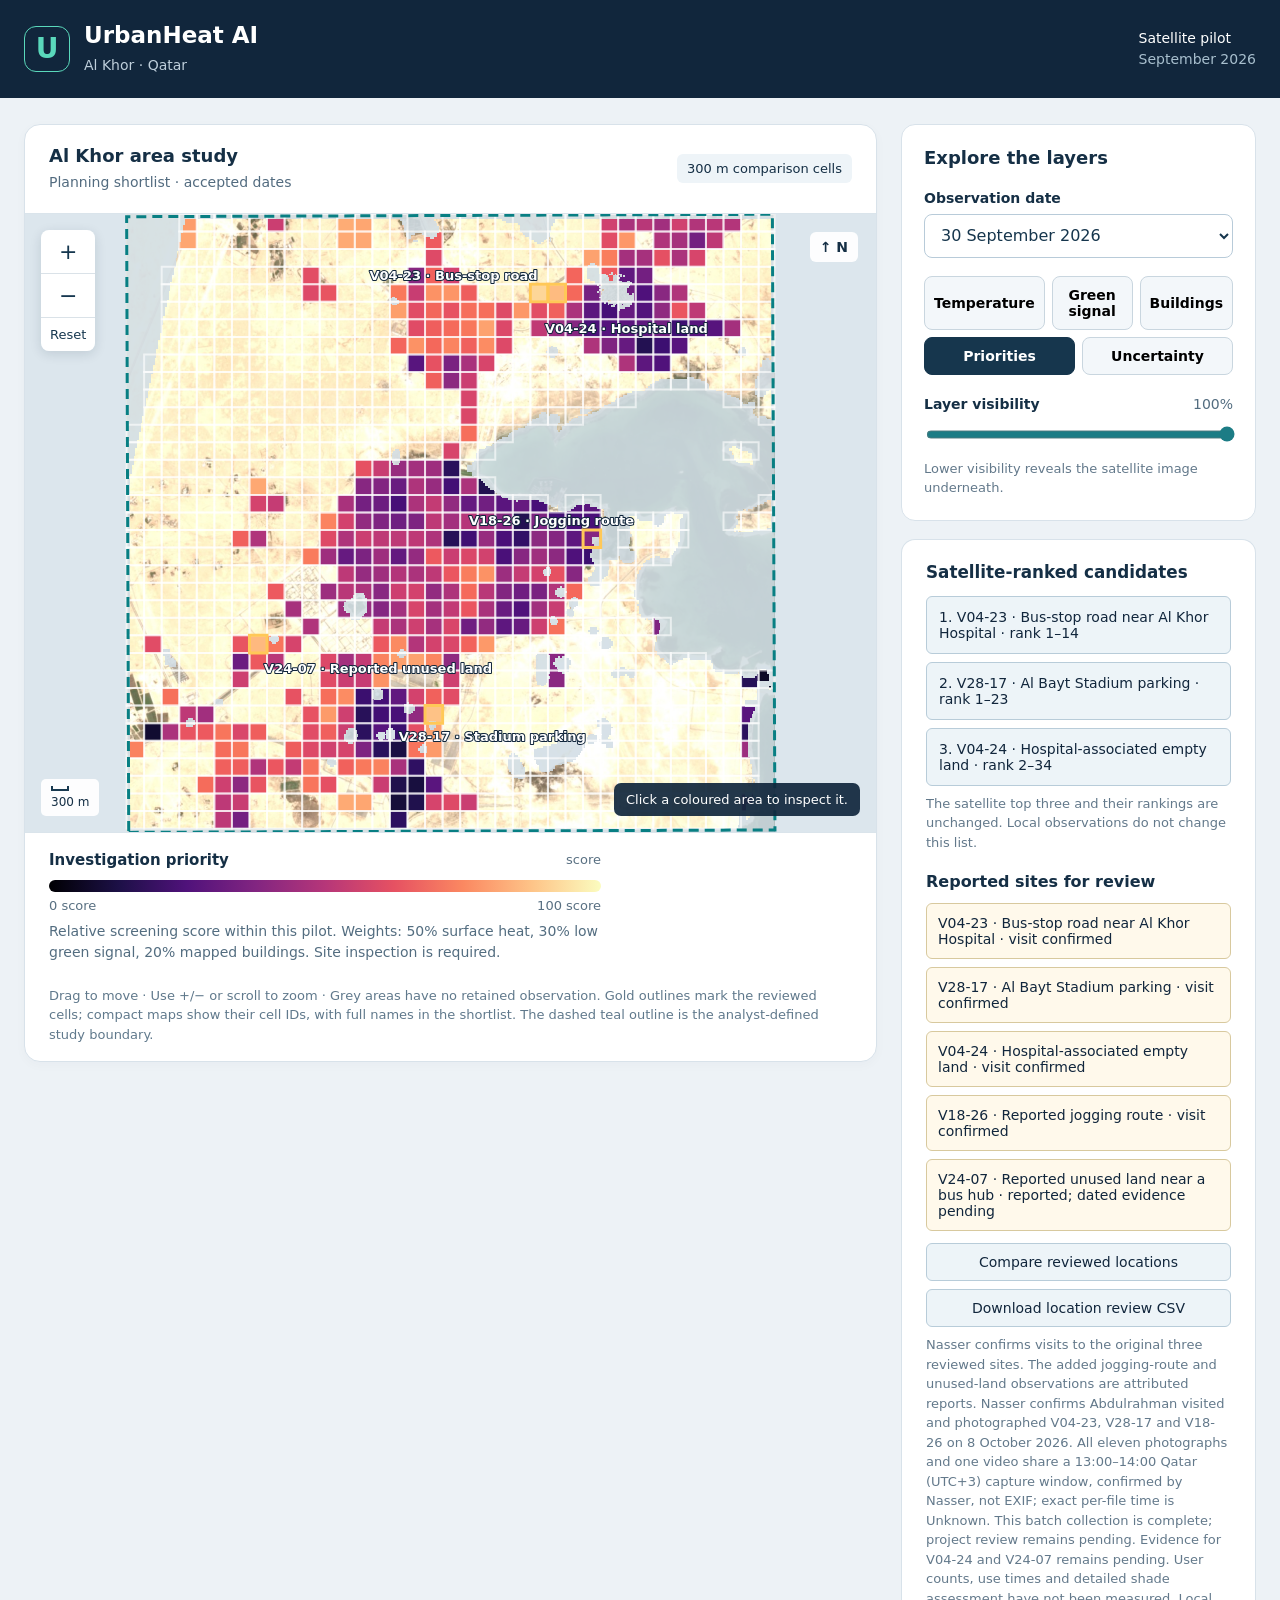
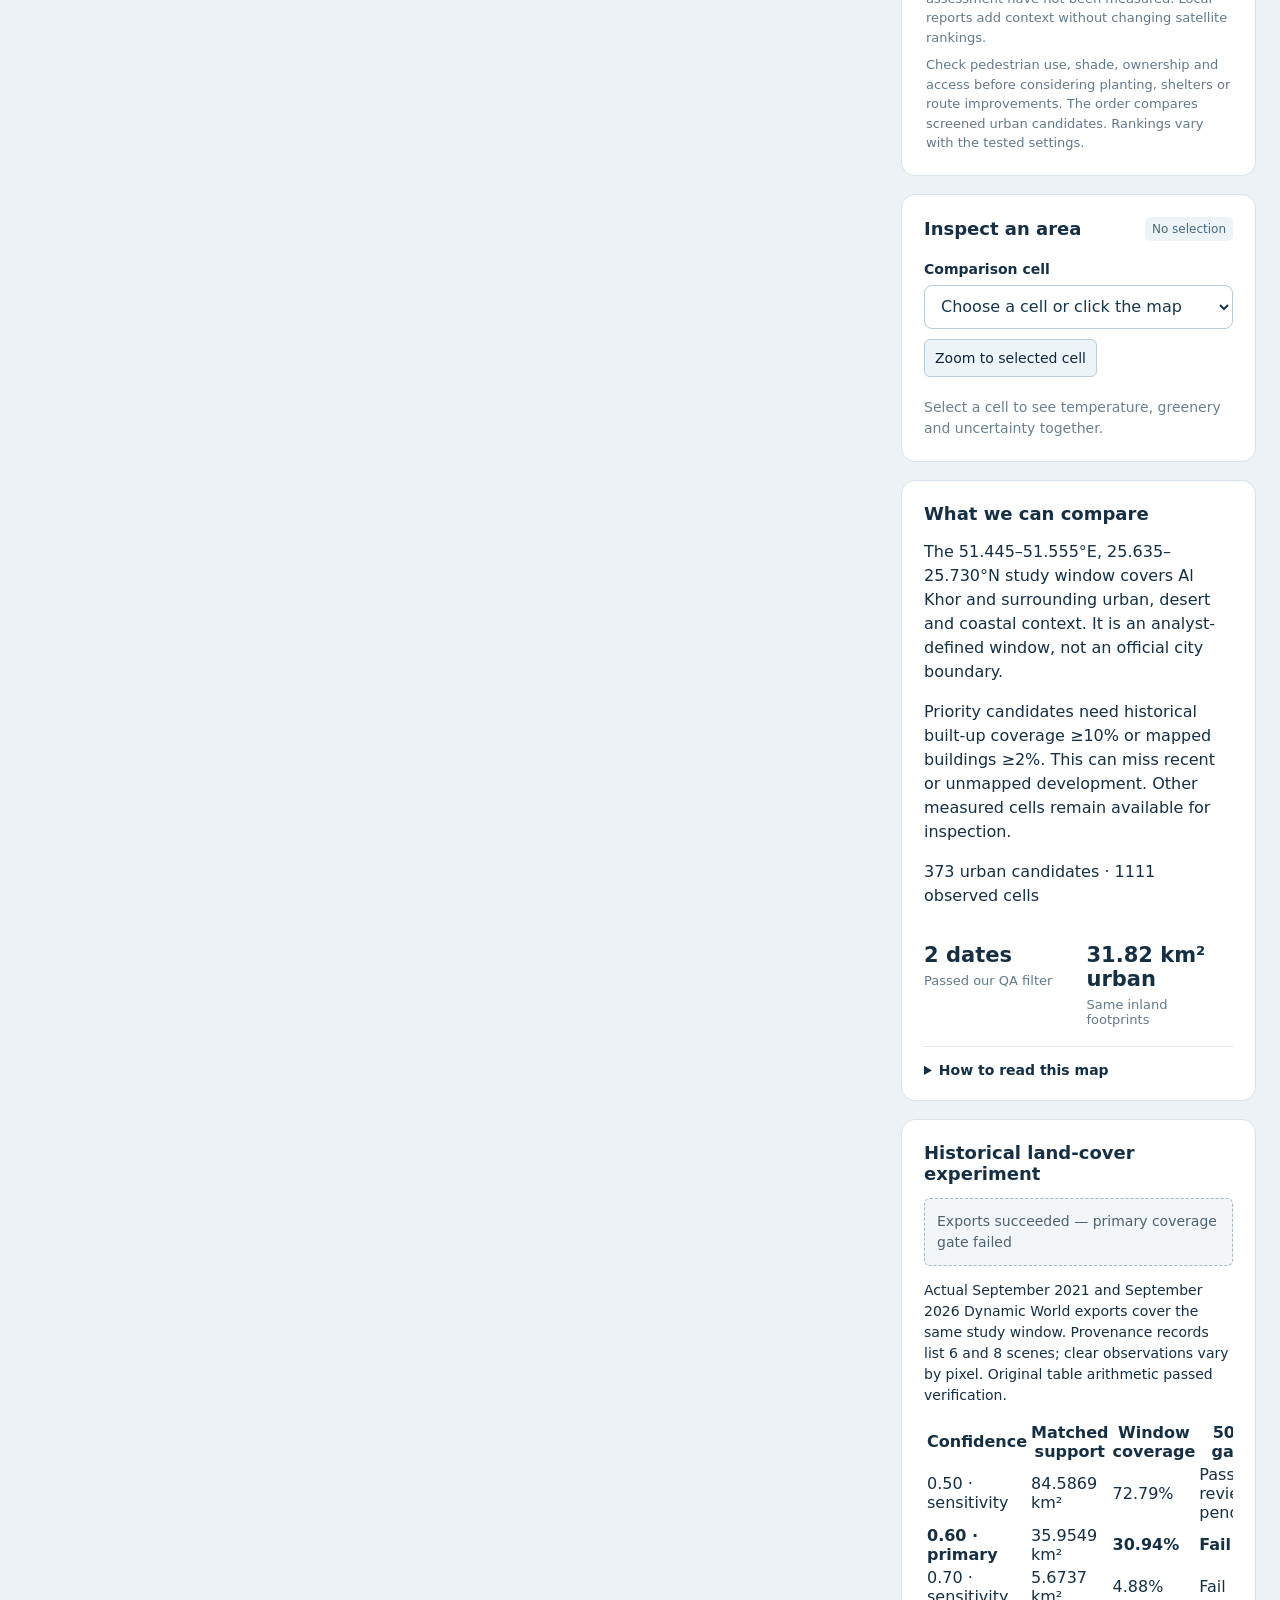
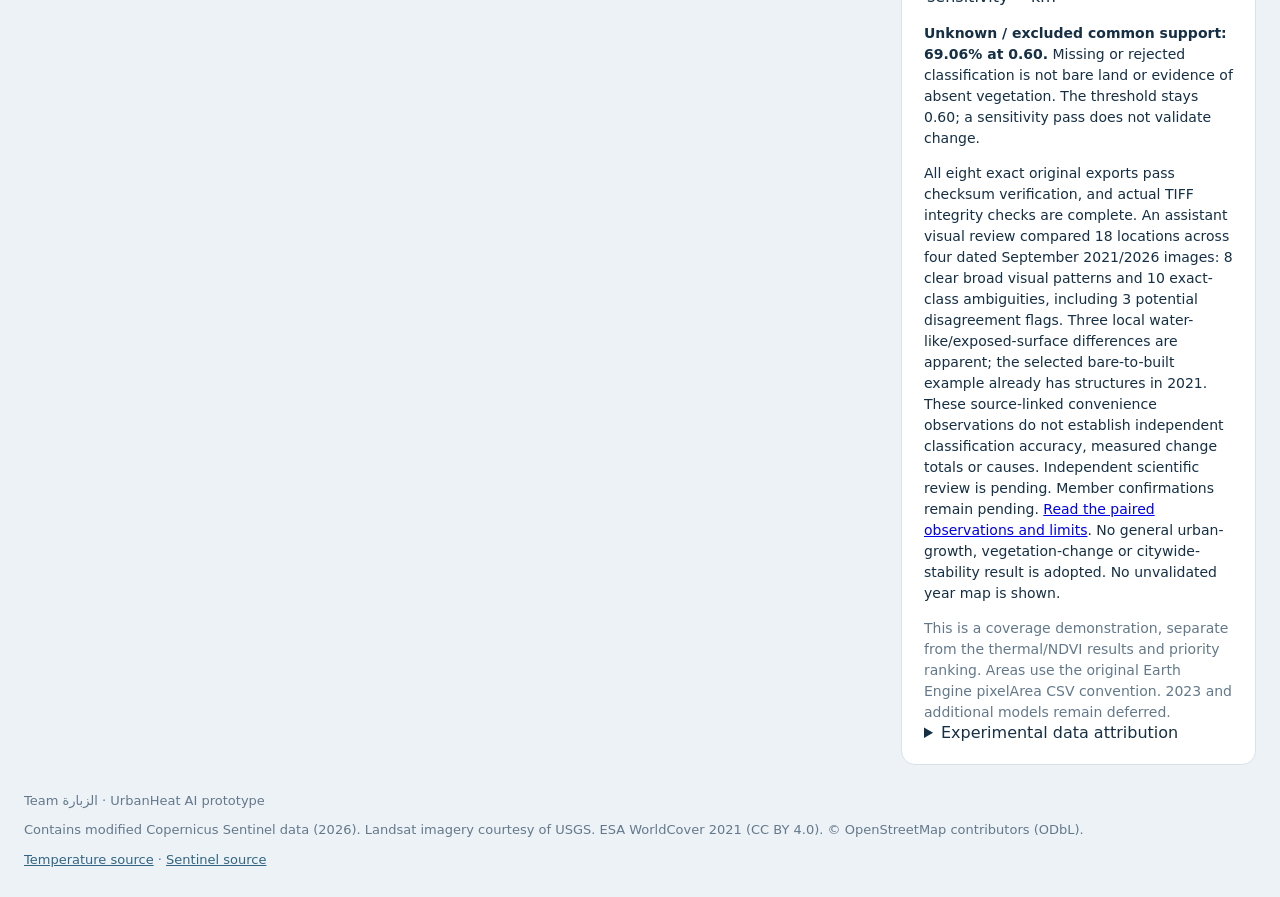
<file: app/index.html>
<!doctype html><html lang="en"><head><meta charset="utf-8"><meta name="viewport" content="width=device-width,initial-scale=1"><title>UrbanHeat AI · Al Khor</title><meta name="description" content="Explore satellite surface temperature, greenery and retrieval uncertainty in Al Khor, Qatar."><link rel="icon" type="image/svg+xml" href="data:image/svg+xml,%3Csvg xmlns='http://www.w3.org/2000/svg' viewBox='0 0 32 32'%3E%3Crect width='32' height='32' rx='7' fill='%2311263c'/%3E%3Cpath d='M7 22V12h5v10m3 0V7h5v15m3 0V15h3v7' stroke='%235ad8bb' stroke-width='3' fill='none'/%3E%3C/svg%3E"><link rel="stylesheet" href="style.css"></head><body>
<header><div class="brand"><span class="mark" aria-hidden="true">U</span><div><h1>UrbanHeat AI</h1><p>Al Khor · Qatar</p></div></div><div class="phase">Satellite pilot <span>September 2026</span></div></header>
<main><section class="workspace" aria-label="Interactive satellite map"><div class="map-top"><div><h2>Al Khor area study</h2><p id="map-caption">Loading satellite layers…</p></div><span class="tag">300 m comparison cells</span></div><div class="map-frame" id="map-frame"><svg id="map" viewBox="0 0 1830 2100" role="img" aria-label="Interactive map of Al Khor. Use the cell selector for keyboard access." tabindex="0"><image id="base" href="assets/satellite.jpg" width="1830" height="2100"/><image id="mask-image" href="assets/excluded.png" width="1830" height="2100" style="image-rendering:pixelated"/><image id="layer-image" width="1830" height="2100" style="image-rendering:pixelated"/><g id="cells"></g><g id="selection" pointer-events="none"></g><g id="map-labels" pointer-events="none"></g></svg><div class="zoom" aria-label="Map zoom controls"><button id="zoom-in" aria-label="Zoom in">+</button><button id="zoom-out" aria-label="Zoom out">−</button><button id="reset" aria-label="Reset map view">Reset</button></div><span class="north" aria-label="Grid north">↑ N</span><div class="scale"><span id="scale-line"></span><span>300 m</span></div><div id="map-status" class="map-status" role="status">Click a coloured area to inspect it.</div></div><div class="legend"><div><strong id="legend-title">Surface temperature</strong><span id="legend-units">°C</span></div><div class="gradient" id="gradient"></div><div class="legend-labels"><span id="legend-min">35°C</span><span id="legend-max">50°C</span></div><p id="legend-description"></p></div><p class="map-instruction">Drag to move · Use +/− or scroll to zoom · Grey areas have no retained observation. Gold outlines mark the reviewed cells; compact maps show their cell IDs, with full names in the shortlist. The dashed teal outline is the analyst-defined study boundary.</p></section>
<aside><section class="controls"><h2>Explore the layers</h2><label for="date">Observation date</label><select id="date"><option value="2026-09-30">30 September 2026</option><option value="2026-09-14">14 September 2026</option></select><div class="layer-buttons" aria-label="Map layer"><button data-layer="temperature" class="active" aria-pressed="true">Temperature</button><button data-layer="greenery" aria-pressed="false">Green signal</button><button data-layer="buildings" aria-pressed="false">Buildings</button><button data-layer="priority" aria-pressed="false">Priorities</button><button data-layer="uncertainty" aria-pressed="false">Uncertainty</button></div><label for="opacity">Layer visibility <output id="opacity-value">100%</output></label><input id="opacity" type="range" min="0" max="100" value="100"><p class="hint">Lower visibility reveals the satellite image underneath.</p></section>
<section class="planning"><h2>Satellite-ranked candidates</h2><div id="priority-list"></div><p class="hint">The satellite top three and their rankings are unchanged. Local observations do not change this list.</p><h3>Reported sites for review</h3><div id="case-study-list"></div><div class="review-actions"><button id="comparison-toggle" aria-expanded="false" aria-controls="comparison">Compare reviewed locations</button><button id="download-review">Download location review CSV</button></div><p id="review-status" class="hint">Nasser confirms visits to the original three reviewed sites. The added jogging-route and unused-land observations are attributed reports. Nasser confirms Abdulrahman visited and photographed V04-23, V28-17 and V18-26 on 8 October 2026. All eleven photographs and one video share a 13:00–14:00 Qatar (UTC+3) capture window, confirmed by Nasser, not EXIF; exact per-file time is Unknown. This batch collection is complete; project review remains pending. Evidence for V04-24 and V24-07 remains pending. User counts, use times and detailed shade assessment have not been measured. Local reports add context without changing satellite rankings.</p><p class="hint">Check pedestrian use, shade, ownership and access before considering planting, shelters or route improvements. The order compares screened urban candidates. Rankings vary with the tested settings.</p></section><section class="inspection"><div class="section-title"><h2>Inspect an area</h2><span id="cell-badge">No selection</span></div><label for="cell-select">Comparison cell</label><select id="cell-select"><option value="">Choose a cell or click the map</option></select><button id="focus-selection" class="focus-button">Zoom to selected cell</button><div id="cell-details" aria-live="polite"><p class="empty">Select a cell to see temperature, greenery and uncertainty together.</p></div></section>
<section class="historical"><h2>Historical land-cover experiment</h2><p class="evidence-pending">Exports succeeded — primary coverage gate failed</p><p>Actual September 2021 and September 2026 Dynamic World exports cover the same study window. Provenance records list 6 and 8 scenes; clear observations vary by pixel. Original table arithmetic passed verification.</p><div class="table-scroll"><table aria-label="Dynamic World experimental coverage"><thead><tr><th>Confidence</th><th>Matched support</th><th>Window coverage</th><th>50% gate</th></tr></thead><tbody><tr><td>0.50 · sensitivity</td><td>84.5869 km²</td><td>72.79%</td><td>Pass · review pending</td></tr><tr><td><strong>0.60 · primary</strong></td><td>35.9549 km²</td><td><strong>30.94%</strong></td><td><strong>Fail</strong></td></tr><tr><td>0.70 · sensitivity</td><td>5.6737 km²</td><td>4.88%</td><td>Fail</td></tr></tbody></table></div><p><strong>Unknown / excluded common support: 69.06% at 0.60.</strong> Missing or rejected classification is not bare land or evidence of absent vegetation. The threshold stays 0.60; a sensitivity pass does not validate change.</p><p>All eight exact original exports pass checksum verification, and actual TIFF integrity checks are complete. An assistant visual review compared 18 locations across four dated September 2021/2026 images: 8 clear broad visual patterns and 10 exact-class ambiguities, including 3 potential disagreement flags. Three local water-like/exposed-surface differences are apparent; the selected bare-to-built example already has structures in 2021. These source-linked convenience observations do not establish independent classification accuracy, measured change totals or causes. Independent scientific review is pending. Member confirmations remain pending. <a href="https://github.com/NasserAlhuri/spaceHacathon/blob/main/docs/Dynamic-World-Paired-Reference-Review.md" target="_blank" rel="noopener">Read the paired observations and limits</a>. No general urban-growth, vegetation-change or citywide-stability result is adopted. No unvalidated year map is shown.</p><p class="hint">This is a coverage demonstration, separate from the thermal/NDVI results and priority ranking. Areas use the original Earth Engine pixelArea CSV convention. 2023 and additional models remain deferred.</p><details><summary>Experimental data attribution</summary><p>This dataset is produced for the Dynamic World Project by Google in partnership with National Geographic Society and the World Resources Institute. CC BY 4.0. Contains modified Copernicus Sentinel data (2021, 2026).</p></details></section><section class="study"><h2>What we can compare</h2><p>The 51.445–51.555°E, 25.635–25.730°N study window covers Al Khor and surrounding urban, desert and coastal context. It is an analyst-defined window, not an official city boundary.</p><p>Priority candidates need historical built-up coverage ≥10% or mapped buildings ≥2%. This can miss recent or unmapped development. Other measured cells remain available for inspection.</p><p id="cell-count"></p><div class="study-stats"><div><strong id="date-count">Loading…</strong><span>Passed our QA filter</span></div><div><strong id="footprint-stat">Loading…</strong><span>Same inland footprints</span></div></div><details><summary>How to read this map</summary><p>Temperature is a satellite estimate of the surface, not air temperature or a health-risk score. Thermal detail is about 100 m, although the delivered pixels are 30 m.</p><p>Green pixel share is the fraction of matched clear-land pixels with a vegetation signal (NDVI ≥0.30). It is a provisional estimate, not a tree inventory.</p><p>Uncertainty is the Landsat ST_QA estimate. Higher values mean less certainty. Reported cell values are medians, not confidence intervals.</p><p>We exclude water candidates, a 60 m coastal buffer and crop-edge halo, uncertain land, cloud flags and temperature uncertainty above 2 K. Historical WorldCover water, wetland and mangrove classes are also excluded conservatively. Limited OSM reference checks have mixed results: water tags can conflict with the current image, and tidal vegetation complicates shoreline labels. No coastal reference point enters the retained thermal comparison. These checks do not establish accuracy.</p><p>6 September was excluded: none of the historical urban inland support passed the strict QA limit. Date acceptance requires at least 50% coverage of that support. Sentinel greenery is from 15 September for the 14 September thermal scene, and from 30 September for the other scene.</p><p>Buildings come from contributed OSM closed ways. Historical built-up land comes from the machine-learning-derived ESA WorldCover 2021 product. We do not run our own AI building segmentation.</p><p>Priorities combine relative ranks for surface heat (50%), low green signal (30%) and mapped buildings (20%). We tested 13 settings, including urban screening cutoffs. Reported thermal uncertainty does not capture every possible error.</p></details></section></aside><section id="comparison" class="comparison" hidden><h2>Reviewed locations, different site checks</h2><p id="comparison-date"></p><div class="table-scroll"><table><thead><tr><th>Location</th><th>Cell</th><th>Surface temperature</th><th>Detected green pixels</th><th>Scenario ranks</th><th>Reported use</th><th>Next site check</th></tr></thead><tbody id="comparison-body"></tbody></table></div><p>Satellite measurements describe 300 m cells. Local observations are from Abdulrahman Almohannadi; Nasser confirms visits to the original three reviewed sites. The added jogging-route and unused-land observations are attributed reports. Nasser confirms Abdulrahman visited and photographed V04-23, V28-17 and V18-26 on 8 October 2026. All eleven photographs and one video share a 13:00–14:00 Qatar (UTC+3) capture window, confirmed by Nasser, not EXIF; exact per-file time is Unknown. This batch collection is complete; project review remains pending. Evidence for V04-24 and V24-07 remains pending. User counts, use times and detailed shade assessment have not been measured. Ownership and access checks remain pending; Unknown values are retained without supporting evidence.</p></section></main>
<footer><p>Team <span lang="ar" dir="rtl">الزبارة</span> · UrbanHeat AI prototype</p><p>Contains modified Copernicus Sentinel data (2026). Landsat imagery courtesy of USGS. ESA WorldCover 2021 (CC BY 4.0). © OpenStreetMap contributors (ODbL).</p><p><a href="https://www.usgs.gov/landsat-missions/landsat-collection-2-surface-temperature" target="_blank" rel="noopener">Temperature source</a> · <a href="https://sentiwiki.copernicus.eu/web/s2-products" target="_blank" rel="noopener">Sentinel source</a></p></footer><noscript>This map needs JavaScript to switch layers and inspect cells.</noscript><script src="app.js"></script></body></html>
</file>
<file: app/style.css>
:root{font-family:Inter,ui-sans-serif,system-ui,-apple-system,BlinkMacSystemFont,"Segoe UI",sans-serif;color:#152f45;background:#edf2f6;font-size:16px;font-synthesis:none}*{box-sizing:border-box}body{margin:0}header{background:#11263c;color:white;padding:22px max(24px,calc((100vw - 1420px)/2));display:flex;justify-content:space-between;align-items:center;gap:20px}.brand{display:flex;align-items:center;gap:14px}.mark{display:grid;place-items:center;border:1px solid #5ad8bb;border-radius:12px;color:#5ad8bb;width:46px;height:46px;font-size:28px;font-weight:750}.brand h1{font-size:23px;line-height:1.2;margin:0}.brand p{margin:5px 0 0;color:#becedb;font-size:14px}.phase{font-size:14px}.phase span{display:block;color:#a8bfce;margin-top:5px}main{max-width:1420px;margin:26px auto;display:grid;grid-template-columns:minmax(0,1fr) 355px;gap:24px;padding:0 24px}h2{margin:0;font-size:18px}p{line-height:1.5}.workspace{background:#fff;border-radius:16px;overflow:hidden;border:1px solid #d8e2ea;box-shadow:0 3px 12px #11263c07}.map-top{padding:20px 24px;display:flex;align-items:center;justify-content:space-between;gap:16px}.map-top p{font-size:14px;margin:6px 0 0;color:#526b7f}.tag{font-size:13px;padding:7px 10px;background:#eef4f8;border-radius:6px;white-space:nowrap}.map-frame{height:620px;position:relative;overflow:hidden;background:#dce6ed;border-top:1px solid #dae4eb;border-bottom:1px solid #dae4eb}svg{display:block;width:100%;height:100%;touch-action:none;cursor:grab}svg:active{cursor:grabbing}svg:focus-visible{outline:3px solid #2374a7;outline-offset:-4px}#cells polygon{fill:transparent;stroke:#fff9;stroke-width:2;vector-effect:non-scaling-stroke;cursor:pointer}#cells polygon:hover{stroke:#fff;stroke-width:3}#selection polygon{fill:#ffffff0c;stroke:#5eeed0;stroke-width:4;vector-effect:non-scaling-stroke}.zoom{position:absolute;left:16px;top:16px;display:flex;flex-direction:column;box-shadow:0 3px 12px #11263c22;border-radius:8px;overflow:hidden}.zoom button{border:0;border-bottom:1px solid #dae2e8;border-radius:0;background:#fff;min-width:46px;padding:9px;color:#16374f;font-size:22px}.zoom button:last-child{font-size:13px;border:0}.north{position:absolute;right:18px;top:18px;background:#ffffffee;padding:7px 10px;border-radius:6px;font-size:14px;font-weight:700}.scale{position:absolute;bottom:16px;left:16px;background:#fffffff0;border-radius:5px;padding:7px 10px;font-size:12px;display:flex;flex-direction:column;gap:4px}.scale #scale-line{height:5px;border:2px solid #183950;border-top:0;max-width:220px}.map-status{position:absolute;right:16px;bottom:16px;max-width:70%;background:#11263ceb;color:white;padding:9px 12px;border-radius:7px;font-size:13px}.legend{padding:18px 24px 10px;max-width:600px}.legend>div:first-child{display:flex;justify-content:space-between;align-items:center}.legend strong{font-size:15px}.legend span{font-size:13px;color:#597082}.gradient{height:12px;border-radius:6px;margin-top:11px;background:linear-gradient(90deg,#000004,#57106e,#bc3754,#f98e09,#fcffa4)}.legend-labels{display:flex;justify-content:space-between;margin-top:6px}.legend p{font-size:14px;color:#536d80;margin:8px 0}.map-instruction{font-size:13px;color:#60798c;margin:0;padding:5px 24px 17px}aside{display:flex;flex-direction:column;gap:18px}aside section{background:white;border:1px solid #d8e2ea;border-radius:14px;padding:22px}.controls h2{margin-bottom:22px}label{display:block;font-size:14px;font-weight:600;margin-bottom:8px}select{width:100%;min-height:44px;border:1px solid #b8cbd9;border-radius:8px;background:white;padding:10px 12px;font:inherit;color:#16364d}button{font:inherit;cursor:pointer;transition:background .12s}button:hover{background:#e5eff5}button:focus-visible,select:focus-visible,input:focus-visible,summary:focus-visible,a:focus-visible{outline:3px solid #07828b;outline-offset:3px}.layer-buttons{display:flex;flex-wrap:wrap;gap:7px;margin:18px 0 21px}.layer-buttons button{border:1px solid #c9d6df;background:#f3f7fa;border-radius:8px;padding:10px 9px;font-size:14px;font-weight:600;flex:1}.layer-buttons button.active{background:#16364d;color:#fff;border-color:#16364d}label output{float:right;color:#536d80;font-weight:400}input[type=range]{width:100%;accent-color:#1c7c85;min-height:25px}.hint{font-size:13px;color:#63798b;margin:8px 0 0}.section-title{display:flex;align-items:center;justify-content:space-between;gap:10px;margin-bottom:20px}.section-title span{font-size:12px;color:#48687f;background:#edf4f8;border-radius:5px;padding:5px 7px}.empty{font-size:14px;color:#6a8091;margin:20px 0 0}.metrics{margin-top:20px;display:flex;flex-direction:column;gap:0}.metric{padding:13px 0;border-bottom:1px solid #e7edf2;display:flex;justify-content:space-between;align-items:center;gap:10px}.metric span{font-size:14px;color:#536c7f}.metric strong{font-size:23px;font-weight:650;color:#12354d;white-space:nowrap}.metrics .metric:last-child{border-bottom:0}.cell-note{font-size:13px;color:#627b8f;line-height:1.5;margin:12px 0 0}.study-stats{display:grid;grid-template-columns:1fr 1fr;gap:16px;padding:19px 0}.study-stats strong{font-size:21px;display:block}.study-stats span{display:block;color:#61798b;font-size:13px;margin-top:6px}.study details{border-top:1px solid #e1e9ef;padding-top:15px}.study summary{font-size:14px;font-weight:600;cursor:pointer}.study details p{font-size:14px;color:#526c80;margin:12px 0}footer{max-width:1420px;padding:0 24px 28px;margin:0 auto;color:#63798b;font-size:13px;display:flex;flex-wrap:wrap;gap:10px 24px;justify-content:space-between}footer p{margin:0}footer a{color:#316582}noscript{display:block;text-align:center;padding:20px;color:#9c2432}@media(min-width:1500px){.map-frame{height:700px}}@media(max-width:950px){main{grid-template-columns:minmax(0,1fr) 320px;gap:16px;padding:0 16px}.map-frame{height:600px}aside section{padding:18px}.tag{display:none}.map-top{padding:18px}.layer-buttons button{padding:10px 6px;font-size:13px}}@media(max-width:720px){header{padding:17px 18px}.brand h1{font-size:21px}.phase{font-size:12px}main{display:flex;flex-direction:column;margin:18px auto;padding:0 14px;gap:16px}aside{display:contents}.controls{order:0}.workspace{order:1}.inspection{order:2}.study{order:3}.controls h2{margin-bottom:15px}.layer-buttons{margin:12px 0}.map-frame{height:540px}.map-status{max-width:72%;font-size:12px;right:10px;bottom:12px}.legend{padding:16px 18px 8px}.map-instruction{padding:5px 18px 16px}footer{display:block;padding:0 18px 22px}footer p{margin-bottom:8px}}@media(prefers-reduced-motion:reduce){*{transition:none}}

.planning{padding:22px 24px;background:white;border-bottom:1px solid #dce5eb}.planning h2{font-size:1.05rem;margin:0 0 14px}#priority-list{display:grid;gap:8px}#priority-list button{text-align:left;padding:12px;background:#edf4f8;border:1px solid #b8ccd9;border-radius:6px;color:#11263c;font-size:14px;cursor:pointer}

@media(min-width:721px){.workspace{align-self:start}}

#map-labels text{font-size:200px;font-weight:700;fill:white;stroke:#11263c;stroke-width:35px;paint-order:stroke fill;stroke-linejoin:round}#map-labels .review-cell{fill:none;stroke:#ffc857;stroke-width:3px;vector-effect:non-scaling-stroke}#map-labels .study-boundary{fill:none;stroke:#087f83;stroke-width:3px;stroke-dasharray:10 6;vector-effect:non-scaling-stroke}.review-actions{display:grid;gap:8px;margin-top:12px}.review-actions button,.focus-button{padding:10px;border:1px solid #b8ccd9;border-radius:6px;background:#edf4f8;color:#11263c;font-size:14px}.focus-button{margin-top:10px}.local-details{border-top:2px solid #d8e2ea;margin-top:20px;padding-top:15px}.local-details h3{font-size:17px;margin:0}.local-details p,.local-details dd,.local-details dt{font-size:14px;line-height:1.5}.local-details dt{font-weight:600;margin-top:10px}.local-details dd{margin:3px 0 0;color:#536c7f}.evidence-status{color:#765000;background:#fff6dc;padding:8px;border-radius:5px}.local-details a{color:#176277}.comparison{grid-column:1/-1;background:white;border:1px solid #d8e2ea;border-radius:14px;padding:22px}.comparison[hidden]{display:none}.comparison p{font-size:14px;color:#536c7f}.table-scroll{overflow:auto}.comparison table{border-collapse:collapse;width:100%;min-width:850px;font-size:14px}.comparison td,.comparison th{padding:12px;text-align:left;vertical-align:top;border-bottom:1px solid #d8e2ea}.comparison th{background:#edf4f8}.comparison td:first-child{font-weight:600}@media(max-width:720px){.comparison{order:4}.planning{order:2}}

#case-study-list{display:grid;gap:8px;margin-top:12px}#case-study-list button{text-align:left;padding:11px;background:#fff9eb;border:1px solid #d8c99e;border-radius:6px;color:#11263c;font-size:14px}.planning h3{font-size:16px;margin:20px 0 0}.photo-gallery h4,.local-details h4{font-size:14px;margin:15px 0 8px}.evidence-pending{border:1px dashed #a6b7c4;background:#f3f6f8;padding:12px;border-radius:6px;color:#4c6273}.photo-gallery figure{margin:12px 0}.photo-gallery img,.photo-gallery video{display:block;width:100%;height:auto;border-radius:6px}.photo-gallery video{max-height:560px;background:#11263c}.photo-gallery figcaption{font-size:13px;line-height:1.5;color:#536c7f;margin-top:7px}.local-details ul{padding-left:20px;font-size:14px;line-height:1.5}.historical p{font-size:14px}.historical{order:3}@media(max-width:720px){.historical{order:3}.study{order:4}.comparison{order:5}}
</file>
